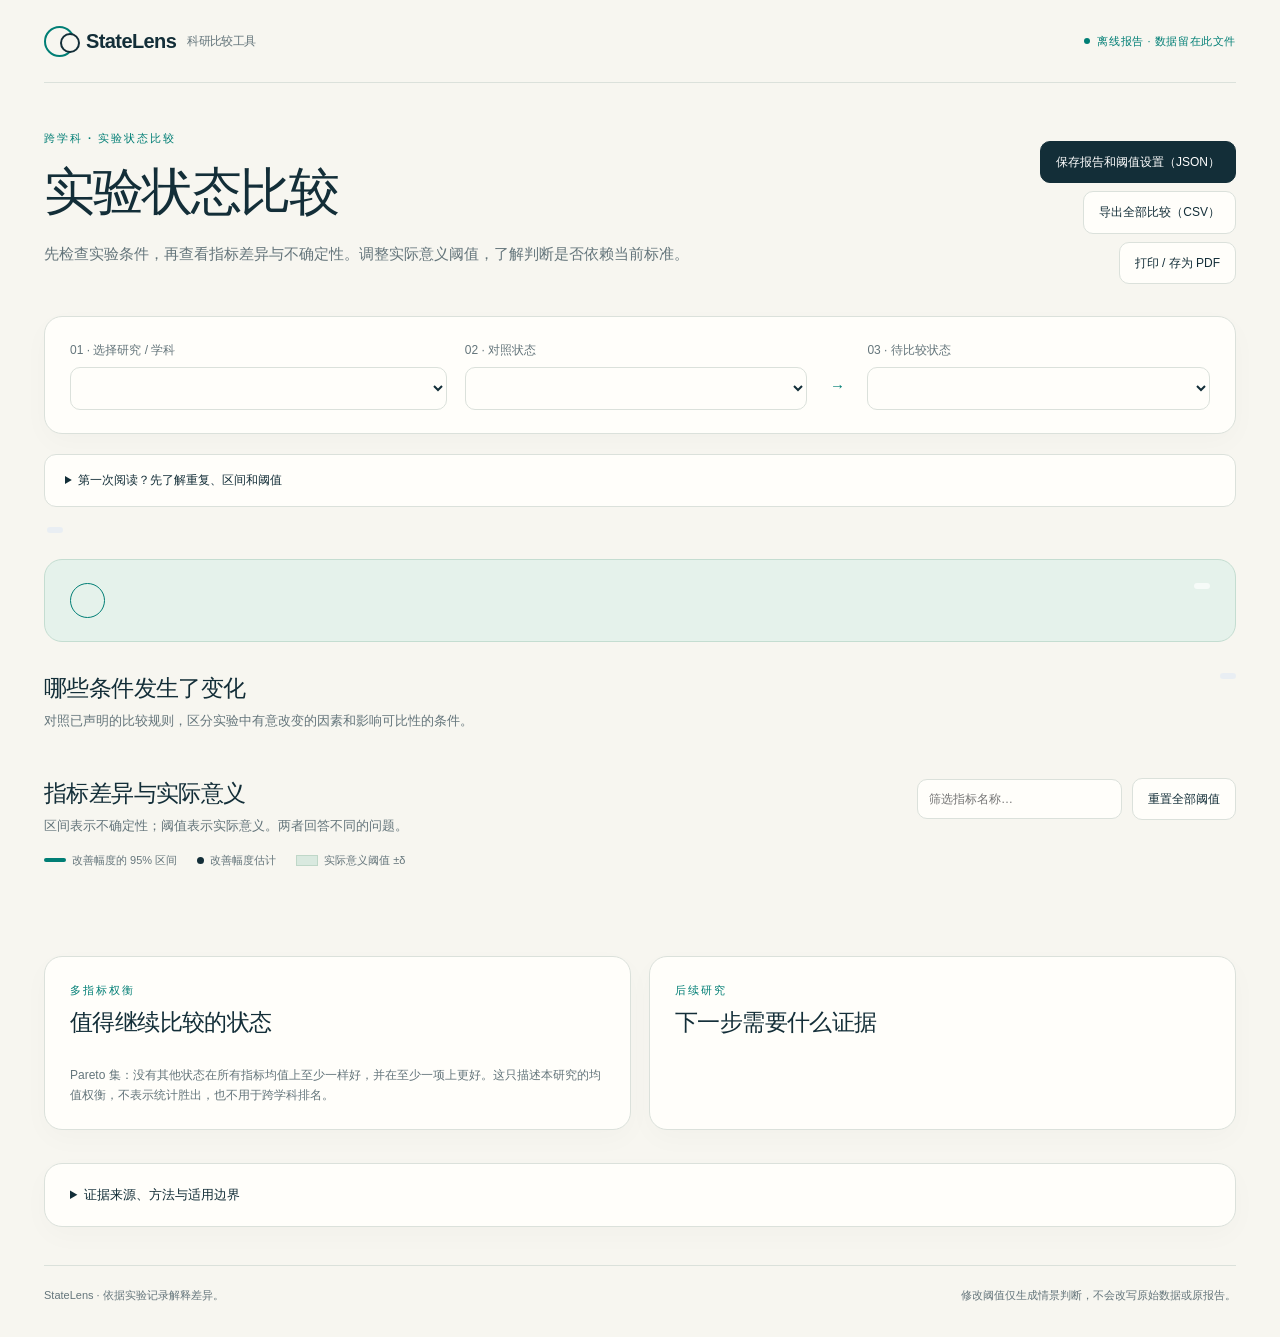
<file: skills/compare-experiments/assets/report.html>
<!doctype html>
<html lang="zh-CN">
<head>
<meta charset="utf-8">
<meta name="viewport" content="width=device-width, initial-scale=1">
<meta name="color-scheme" content="light">
<meta name="description" content="StateLens 跨学科实验状态比较：检查可比性，查看不确定性，探索具有实际意义的差异。">
<title>StateLens · 实验状态比较</title>
<style>
:root{--paper:#f7f6f0;--white:#fffefa;--ink:#132e38;--muted:#64757b;--line:#dbe1db;--teal:#007e75;--teal-soft:#e5f2eb;--amber:#97651b;--amber-soft:#fff2d8;--red:#a14740;--red-soft:#fbece7;--blue-soft:#e9eef3;--radius:18px;--shadow:0 9px 28px #18353106;font-family:Inter,"Segoe UI","Microsoft YaHei",Arial,sans-serif;font-synthesis:none}
*{box-sizing:border-box}body{margin:0;background:var(--paper);color:var(--ink);font-size:15px;line-height:1.7}button,input,select{font:inherit;color:inherit}button,select,input{border:1px solid var(--line);border-radius:10px;background:var(--white)}button{padding:10px 15px;cursor:pointer;transition:background .16s}button:hover{background:var(--teal-soft)}button.primary{background:var(--ink);color:white;border-color:var(--ink)}button.primary:hover{background:#244955}button:disabled{cursor:default;opacity:.5}a{color:var(--teal)}:focus-visible{outline:3px solid #239d91;outline-offset:3px}select,input{padding:11px 12px;width:100%;min-width:0}select{cursor:pointer}h1,h2,h3,p{margin:0}h1{font-size:clamp(32px,4vw,52px);letter-spacing:-2px;line-height:1.15;font-weight:650}h2{font-size:23px;line-height:1.35;letter-spacing:-.6px}h3{font-size:17px;line-height:1.5}.eyebrow{font-size:11px;font-weight:750;letter-spacing:2px;text-transform:uppercase}.muted{color:var(--muted)}.small{font-size:12px}.mono{font-family:Consolas,"SFMono-Regular",monospace;font-variant-numeric:tabular-nums}.wrap{width:min(1192px,calc(100% - 64px));margin:auto}.topbar{display:flex;align-items:center;justify-content:space-between;gap:20px;padding:24px 0;border-bottom:1px solid var(--line)}.brand{display:flex;align-items:center;gap:11px;font-weight:760;font-size:20px;letter-spacing:-.6px}.brand-mark{width:31px;height:31px;position:relative;border:2px solid var(--teal);border-radius:50%}.brand-mark:after{content:"";position:absolute;width:16px;height:16px;right:-7px;top:5px;border:2px solid var(--ink);border-radius:50%;background:var(--paper)}.local-badge{font-size:11px;letter-spacing:.6px;color:var(--teal);display:flex;align-items:center;gap:7px}.dot{width:6px;height:6px;border-radius:50%;background:var(--teal)}.hero{padding:46px 0 32px;display:grid;grid-template-columns:minmax(0,1fr) auto;gap:24px;align-items:end}.hero .eyebrow{color:var(--teal);margin-bottom:15px}.hero p{margin-top:18px;max-width:670px;color:var(--muted);line-height:1.9}.actions{display:flex;flex-wrap:wrap;gap:8px;max-width:265px;justify-content:flex-end}.actions button{font-size:12px}.report-title{margin-top:16px;font-size:13px;color:var(--muted);overflow-wrap:anywhere}.panel{border:1px solid var(--line);border-radius:var(--radius);background:var(--white);box-shadow:var(--shadow)}.controls{padding:23px 25px;display:grid;grid-template-columns:1.1fr 1fr 24px 1fr;gap:18px;align-items:end}.field label{display:block;font-size:12px;color:var(--muted);margin-bottom:7px}.arrow{align-self:end;text-align:center;padding-bottom:12px;color:var(--teal)}.context-line{display:flex;gap:12px;align-items:center;margin:17px 3px 26px;color:var(--muted);font-size:12px;flex-wrap:wrap}.tag{display:inline-flex;align-items:center;border-radius:5px;background:var(--blue-soft);padding:3px 8px;font-size:11px;font-weight:650;color:var(--ink)}.question{margin-bottom:24px;font-size:17px;max-width:850px;overflow-wrap:anywhere}.gate{display:grid;grid-template-columns:38px minmax(0,1fr) auto;gap:14px;padding:23px 25px;margin-bottom:24px;background:var(--teal-soft);border:1px solid #c4ddd1;border-radius:var(--radius)}.gate.blocked{background:var(--amber-soft);border-color:#ebd6ac}.gate-icon{font-size:21px;width:35px;height:35px;border:1px solid currentColor;border-radius:50%;display:grid;place-items:center;color:var(--teal)}.blocked .gate-icon{color:var(--amber)}.gate h2{font-size:17px}.gate p{color:var(--muted);font-size:13px;margin-top:5px}.gate ul{padding-left:20px;margin:7px 0 0;font-size:13px}.gate .tag{align-self:start;background:#ffffffa6}.section-head{display:flex;align-items:start;justify-content:space-between;gap:20px;margin:31px 0 15px}.section-head p{color:var(--muted);font-size:13px;margin-top:6px}.context-grid{display:grid;grid-template-columns:repeat(3,minmax(0,1fr));gap:11px}.context-card{padding:16px 18px;border:1px solid var(--line);border-radius:12px;background:var(--white)}.context-card.blocked{border-color:#e5c8a0}.context-card .key{font-size:12px;color:var(--muted);overflow-wrap:anywhere}.context-values{margin-top:8px;display:flex;align-items:center;gap:9px;font-size:14px;flex-wrap:wrap;overflow-wrap:anywhere}.context-values span{min-width:0}.context-card .note{font-size:10px;margin-top:9px;color:var(--teal)}.context-card.blocked .note{color:var(--amber)}.metric-toolbar{display:flex;align-items:center;gap:10px}.metric-toolbar input{width:205px;font-size:12px;padding:9px 11px}.metric-toolbar button{font-size:12px;white-space:nowrap}.legend{display:flex;gap:20px;flex-wrap:wrap;font-size:11px;color:var(--muted);margin:-1px 0 16px}.legend span{display:flex;align-items:center;gap:6px}.legend .sample{width:22px;height:4px;background:var(--teal);border-radius:3px}.legend .band{width:22px;height:11px;background:#d9e9df;border:1px solid #bfd7c8}.legend .point{width:7px;height:7px;background:var(--ink);border-radius:50%}.metric-list{display:grid;gap:14px}.metric-card{padding:23px 25px;display:grid;grid-template-columns:minmax(0,1.25fr) minmax(0,1.2fr) minmax(185px,.85fr);gap:27px}.metric-name{display:flex;align-items:start;gap:8px;flex-wrap:wrap;margin-bottom:7px}.metric-name h3{overflow-wrap:anywhere}.direction{font-size:11px;color:var(--muted);display:block;margin-bottom:14px}.means{display:grid;grid-template-columns:1fr 18px 1fr;gap:6px;align-items:center}.means .val{font-size:22px;font-weight:620;letter-spacing:-.5px;font-variant-numeric:tabular-nums}.means .label{font-size:10px;line-height:1.5;color:var(--muted);word-break:break-word}.means .count{font-size:10px;color:var(--muted)}.delta{font-size:11px;color:var(--muted);margin-top:11px}.delta strong{color:var(--ink);font-weight:600}.status{display:inline-block;font-size:11px;line-height:1.5;border-radius:5px;padding:4px 8px;font-weight:700;color:var(--muted);background:#edf0ed}.status.better{background:var(--teal-soft);color:var(--teal)}.status.worse{background:var(--red-soft);color:var(--red)}.status.uncertain,.status.blocked,.status.insufficient{background:var(--amber-soft);color:var(--amber)}.status.within_margin{background:var(--blue-soft);color:#465c79}.chart-label{display:flex;justify-content:space-between;gap:10px;font-size:10px;color:var(--muted);margin-top:16px}.interval-chart{height:53px;position:relative;margin-top:3px;--tone:var(--teal)}.chart-axis{position:absolute;height:1px;background:#c8d5d1;left:0;right:0;top:25px}.chart-band{position:absolute;top:13px;height:25px;background:#d9e9df80;border-left:1px dashed #adcab8;border-right:1px dashed #adcab8}.chart-zero{height:39px;width:1px;background:#a6b6b2;position:absolute;top:6px}.chart-ci{height:5px;background:var(--tone);border-radius:5px;position:absolute;top:23px;min-width:1px}.chart-ci:before,.chart-ci:after{content:"";position:absolute;width:1px;height:13px;background:var(--tone);top:-4px}.chart-ci:before{left:0}.chart-ci:after{right:0}.chart-point{position:absolute;width:9px;height:9px;top:21px;border-radius:50%;background:var(--ink);transform:translateX(-50%);box-shadow:0 0 0 2px var(--white)}.chart-ticks{display:flex;justify-content:space-between;font-family:Consolas,monospace;font-size:10px;color:var(--muted);margin-top:-2px}.ci-text{font-size:11px;color:var(--muted);margin-top:8px}.chart-empty{margin-top:15px;padding:13px 14px;border-radius:9px;background:var(--paper);font-size:12px;color:var(--muted)}.threshold{border-left:1px solid var(--line);padding-left:23px}.threshold label{font-size:11px;color:var(--muted);display:block;margin-bottom:7px}.threshold-input-wrap{display:flex;align-items:center;gap:8px}.threshold input{width:100%;padding:8px 10px;font-variant-numeric:tabular-nums}.unit{flex:0 0 auto;font-size:11px;color:var(--muted);overflow-wrap:anywhere;max-width:76px}.threshold .hint{font-size:11px;line-height:1.7;color:var(--muted);margin-top:9px}.threshold .cutoff{font-size:11px;line-height:1.7;margin-top:10px}.warning{font-size:11px;margin-top:10px;color:var(--amber);overflow-wrap:anywhere}.comparison-summary{font-size:12px;color:var(--muted);margin:16px 0 0;min-height:21px}.bottom-grid{display:grid;grid-template-columns:1fr 1fr;gap:18px;margin:33px 0}.insight-panel{padding:24px 25px}.insight-panel .eyebrow{color:var(--teal);margin-bottom:7px}.insight-panel p{font-size:12px;color:var(--muted);margin-top:10px}.insight-panel ul,.insight-panel ol{margin:16px 0 0;padding-left:20px;font-size:13px}.insight-panel li{margin:7px 0;overflow-wrap:anywhere}.pareto-states{display:flex;gap:7px;flex-wrap:wrap;margin-top:17px}.pareto-states .tag{background:var(--teal-soft);color:var(--teal)}.provenance{margin:20px 0 38px;padding:20px 25px}.provenance summary{cursor:pointer;font-size:13px;font-weight:650}.provenance-grid{display:grid;grid-template-columns:1fr 1fr;gap:20px;margin-top:20px}.provenance dt{font-size:11px;color:var(--muted)}.provenance dd{margin:2px 0 12px;font-size:12px;overflow-wrap:anywhere}.provenance ul{font-size:12px;margin:0;padding-left:18px}.provenance h3{font-size:13px;margin-bottom:10px}.footer{padding:0 0 32px;display:flex;justify-content:space-between;gap:20px;font-size:11px;color:var(--muted);border-top:1px solid var(--line);padding-top:20px}.empty{padding:38px;text-align:center;background:var(--white);border:1px dashed #bbcfc4;border-radius:var(--radius)}.empty p{margin-top:8px;font-size:13px;color:var(--muted)}.sr-only{position:absolute;width:1px;height:1px;padding:0;margin:-1px;overflow:hidden;clip:rect(0,0,0,0);white-space:nowrap;border:0}[hidden]{display:none!important}.toast{position:fixed;bottom:22px;left:50%;transform:translateX(-50%);background:var(--ink);color:white;padding:10px 18px;border-radius:10px;font-size:12px;max-width:calc(100vw - 32px);box-shadow:0 5px 25px #132e3830}.noscript{padding:20px;background:var(--amber-soft)}
@media(max-width:1000px){.wrap{width:calc(100% - 40px)}.metric-card{grid-template-columns:1fr 1fr}.threshold{grid-column:1/-1;border-left:0;border-top:1px solid var(--line);padding:15px 0 0;display:grid;grid-template-columns:minmax(120px,1fr) 2fr;gap:0 20px}.threshold label{grid-column:1}.threshold-input-wrap{grid-column:1}.threshold .hint{grid-column:2;grid-row:1/3;margin:0}.threshold .cutoff{grid-column:1/-1}.controls{grid-template-columns:1fr 1fr 18px 1fr;gap:10px}.context-grid{grid-template-columns:repeat(2,minmax(0,1fr))}}
@media(max-width:650px){.wrap{width:calc(100% - 30px)}.topbar{padding:18px 0}.local-badge{font-size:10px}.hero{display:block;padding:31px 0 23px}.hero h1{letter-spacing:-1.4px}.hero p{font-size:13px;margin-top:14px}.hero .eyebrow{font-size:10px}.actions{justify-content:flex-start;max-width:none;margin-top:20px}.actions button{padding:8px 11px}.controls{grid-template-columns:minmax(0,1fr) 16px minmax(0,1fr);padding:18px 16px;gap:12px 8px}.controls .study-field{grid-column:1/-1}.controls select{font-size:12px;padding:10px 7px}.field label{font-size:11px}.gate{grid-template-columns:28px minmax(0,1fr);padding:18px 16px;gap:12px}.gate-icon{width:27px;height:27px;font-size:17px}.gate>.tag{grid-column:2}.gate h2{font-size:15px}.gate p,.gate ul{font-size:12px}.question{font-size:15px;margin-bottom:18px}.context-grid{grid-template-columns:1fr}.section-head{display:block;margin-top:27px}.section-head h2{font-size:21px}.metric-toolbar{margin-top:13px}.metric-toolbar input{flex:1;width:0}.legend{gap:12px;margin-top:13px;font-size:10px}.metric-card{grid-template-columns:1fr;gap:20px;padding:20px 18px}.means .val{font-size:24px}.threshold{grid-column:auto;display:block;padding-top:17px}.threshold .hint{margin-top:8px}.threshold-input-wrap{max-width:210px}.bottom-grid{grid-template-columns:1fr;gap:13px;margin:27px 0}.insight-panel{padding:21px 20px}.provenance{padding:18px 20px}.provenance-grid{grid-template-columns:1fr;gap:6px}.footer{flex-direction:column;gap:7px}.context-line{gap:8px;font-size:11px}.empty{padding:27px 19px}}
@media(prefers-reduced-motion:reduce){*{transition:none!important;scroll-behavior:auto!important}}
@media print{body{background:white;font-size:11px}.wrap{width:100%}.topbar{padding:0 0 12px}.hero{padding:20px 0}.hero h1{font-size:32px}.actions,.metric-toolbar,.toast{display:none!important}.controls{padding:12px}.metric-card,.gate,.context-card,.insight-panel{break-inside:avoid;box-shadow:none}.metric-card{grid-template-columns:1fr 1fr 1fr;padding:16px;gap:17px}.threshold{grid-column:auto;border-left:1px solid var(--line);border-top:0;padding:0 0 0 14px;display:block}.threshold .hint{margin-top:8px}.bottom-grid{gap:12px}.provenance{margin-bottom:12px}.footer{padding-bottom:0}.panel{box-shadow:none}input,select{border:0;padding:0;background:none;appearance:none}.threshold input{padding:0}.hero p{font-size:12px}}
.reading-guide{margin:20px 0;padding:15px 20px;background:var(--white);border:1px solid var(--line);border-radius:12px;font-size:12px;color:var(--muted)}.reading-guide summary{cursor:pointer;color:var(--ink);font-weight:650}.reading-guide dl{display:grid;grid-template-columns:repeat(3,minmax(0,1fr));gap:22px;margin:14px 0 0}.reading-guide dt{font-weight:650;color:var(--ink);margin-bottom:5px}.reading-guide dd{margin:0}.source-list{margin-top:20px;border-top:1px solid var(--line);padding-top:17px}.source-card{padding:12px 0;border-top:1px solid var(--line);overflow-wrap:anywhere}.source-card:first-child{border-top:0}.source-card dl{display:grid;grid-template-columns:minmax(80px,.3fr) minmax(0,1fr);gap:5px 12px;margin:7px 0}.source-card dd{margin:0}.source-card h4{font-size:12px;margin:0}.report-kind{margin-top:6px;font-size:12px;color:var(--amber)}@media(max-width:650px){.reading-guide dl{grid-template-columns:1fr;gap:13px}.reading-guide{padding:14px 16px}.source-card dl{grid-template-columns:75px minmax(0,1fr)}}
</style>
</head>
<body>
<noscript><p class="noscript">这个离线比较报告需要 JavaScript 才能显示数据。请在本地浏览器启用 JavaScript 后重新打开；报告不需要互联网。</p></noscript>
<div class="wrap">
<header class="topbar"><div class="brand"><span class="brand-mark" aria-hidden="true"></span>StateLens<span class="small muted">科研比较工具</span></div><span class="local-badge"><span class="dot" aria-hidden="true"></span>离线报告 · 数据留在此文件</span></header>
<section class="hero"><div><div class="eyebrow">跨学科 · 实验状态比较</div><h1>实验状态比较</h1><p>先检查实验条件，再查看指标差异与不确定性。调整实际意义阈值，了解判断是否依赖当前标准。</p><div id="report-title" class="report-title"></div><div id="report-kind" class="report-kind"></div></div><div class="actions"><button id="export-json" class="primary" type="button">保存报告和阈值设置（JSON）</button><button id="export-csv" type="button">导出全部比较（CSV）</button><button id="print-report" type="button">打印 / 存为 PDF</button></div></section>
<main id="main">
<div class="controls panel" id="controls"><div class="field study-field"><label for="study-select">01 · 选择研究 / 学科</label><select id="study-select"></select></div><div class="field"><label for="baseline-select">02 · 对照状态</label><select id="baseline-select"></select></div><span class="arrow" aria-hidden="true">→</span><div class="field"><label for="state-select">03 · 待比较状态</label><select id="state-select"></select></div></div>
<details class="reading-guide"><summary>第一次阅读？先了解重复、区间和阈值</summary><dl><div><dt>独立重复与 n</dt><dd>n 是该指标的有效测量数。推断需要独立的实验单位，例如不同样本或独立批次；同一样本的连续读数不能直接当作独立重复。配对设计按相同对象的配对编号比较。</dd></div><div><dt>95% 重采样区间</dt><dd>Bootstrap 从现有样本反复抽样，估计平均差异的不确定性。区间不是“改善概率”；小样本、系统误差及多个指标同时比较需要额外判断。</dd></div><div><dt>实际意义阈值 δ</dt><dd>由学科目标决定“至少变化多少才值得在意”，按页面标出的单位填写；百分比指标的差值使用“百分点”。建议分析前设定；这里的修改只用于情景探索，不能补足样本或修复不可比条件。</dd></div></dl></details>
<div id="study-content"><div class="context-line"><span class="tag" id="domain"></span><span id="design"></span><span id="state-count"></span></div><p id="question" class="question"></p>
<section id="gate" class="gate" aria-labelledby="gate-title"><span class="gate-icon" id="gate-icon" aria-hidden="true"></span><div><h2 id="gate-title"></h2><p id="gate-description"></p><ul id="gate-reasons"></ul></div><span class="tag" id="gate-label"></span></section>
<section id="changes-section" aria-labelledby="changes-title"><div class="section-head"><div><h2 id="changes-title">哪些条件发生了变化</h2><p>对照已声明的比较规则，区分实验中有意改变的因素和影响可比性的条件。</p></div><span id="change-count" class="tag"></span></div><div id="changes" class="context-grid"></div></section>
<section aria-labelledby="metrics-title"><div class="section-head"><div><h2 id="metrics-title">指标差异与实际意义</h2><p>区间表示不确定性；阈值表示实际意义。两者回答不同的问题。</p></div><div class="metric-toolbar"><label for="metric-filter" class="sr-only">筛选指标</label><input id="metric-filter" type="search" placeholder="筛选指标名称…"><button id="reset-margins" type="button">重置全部阈值</button></div></div><div class="legend"><span><i class="sample" aria-hidden="true"></i>改善幅度的 95% 区间</span><span><i class="point" aria-hidden="true"></i>改善幅度估计</span><span><i class="band" aria-hidden="true"></i>实际意义阈值 ±δ</span></div><div id="metric-list" class="metric-list"></div><p id="comparison-summary" class="comparison-summary" role="status" aria-live="polite"></p></section>
<div class="bottom-grid"><section class="insight-panel panel" aria-labelledby="pareto-title"><div class="eyebrow">多指标权衡</div><h2 id="pareto-title">值得继续比较的状态</h2><p id="pareto-note"></p><div id="pareto-states" class="pareto-states"></div><p>Pareto 集：没有其他状态在所有指标均值上至少一样好，并在至少一项上更好。这只描述本研究的均值权衡，不表示统计胜出，也不用于跨学科排名。</p></section><section class="insight-panel panel" aria-labelledby="next-title"><div class="eyebrow">后续研究</div><h2 id="next-title">下一步需要什么证据</h2><ol id="next-steps"></ol></section></div>
</div><section id="empty-report" class="empty" hidden><h2>还没有可比较的研究</h2><p>为材料定义研究、状态和指标后，重新生成报告。未识别的材料应保留在数据清单中，不能自动当作可靠测量值。</p></section>
<details id="provenance" class="provenance panel"><summary>证据来源、方法与适用边界</summary><div class="provenance-grid"><dl id="provenance-fields"></dl><div><h3>阅读结论前，请了解</h3><ul id="limitations"></ul></div></div><section class="source-list"><h3>输入材料与提取记录</h3><p class="small muted">核验状态由输入材料声明；本报告没有再次检查原文件。文件指纹、页码或行号有助于回查。</p><div id="sources"></div></section></details>
</main><footer class="footer"><span>StateLens · 依据实验记录解释差异。</span><span>修改阈值仅生成情景判断，不会改写原始数据或原报告。</span></footer>
</div><div id="toast" class="toast" role="status" hidden></div>
<script id="report-data" type="application/json">__STATELENS_REPORT_JSON__</script>
<script>
'use strict';
(() => {
const report = JSON.parse(document.getElementById('report-data').textContent);
const $ = id => document.getElementById(id);
const list = value => Array.isArray(value) ? value : [];
const finite = value => typeof value === 'number' && Number.isFinite(value);
const text = value => value == null ? '未提供' : typeof value === 'object' ? JSON.stringify(value) : String(value);
const node = (tag, content, cls) => {const e=document.createElement(tag); if(content!==undefined)e.textContent=text(content);if(cls)e.className=cls;return e;};
const append = (parent,...children) => {children.forEach(child => parent.append(child));return parent;};
const number = value => !finite(value) ? '—' : value===0 ? '0' : Math.abs(value)>=1000000 || Math.abs(value)<0.0001 ? value.toExponential(3) : new Intl.NumberFormat('zh-CN',{maximumSignificantDigits:5}).format(value);
const signed = value => finite(value) ? (value>0?'+':'')+number(value) : '—';
const unitValue = (value,unit) => number(value)+(unit?' '+unit:'');
const differenceUnit = metric => metric.unit==='%'?'百分点':metric.unit;
const studies = list(report.studies);
const originalMargins = new Map(); const margins = new Map();
const marginKey = (study,metric) => JSON.stringify([study.id,metric.id]);
studies.forEach(study => {list(study.metrics).forEach(metric => {const key=marginKey(study,metric);const m=finite(metric.margin)&&metric.margin>=0?metric.margin:0;originalMargins.set(key,m);margins.set(key,m);});list(study.comparisons).forEach(c => list(c.metrics).forEach(m => {const key=marginKey(study,m);if(!margins.has(key)){const v=finite(m.margin)&&m.margin>=0?m.margin:0;margins.set(key,v);originalMargins.set(key,v);}}));});
let study = studies[0] || null; let comparison = null;
const decisionLabels={better:'达到设定的改善幅度',worse:'达到设定的变差幅度',within_margin:'差异在阈值内',uncertain:'证据仍不确定',blocked:'可比性受限',insufficient:'有效数据不足',descriptive:'仅作描述'};
const directionLabels={higher:'↑ 越高越好',lower:'↓ 越低越好',target:'◎ 越接近目标越好',observe:'○ 仅观察，不判断优劣'};
function stateLabel(id){const found=list(study?.states).find(s=>s.id===id);return text(found?.label??id);}
function validInterval(metric){return list(metric.interval).length===2&&metric.interval.every(finite)&&metric.interval[0]<=metric.interval[1];}
function classify(metric, margin){if(comparison?.gate==='blocked'||metric.decision==='blocked')return 'blocked';if(metric.decision==='insufficient')return 'insufficient';if(study?.design==='descriptive'||metric.direction==='observe'||metric.decision==='descriptive')return 'descriptive';if(!validInterval(metric))return 'insufficient';const [lo,hi]=metric.interval;if(lo>margin)return 'better';if(hi< -margin)return 'worse';if(lo>-margin&&hi<margin)return 'within_margin';return 'uncertain';}
function marginFor(metric){return margins.get(marginKey(study,metric))??0;}
function option(select,value,label){const o=node('option',label);o.value=value;select.append(o);}
function renderProvenance(){
const p=report.provenance||{};
$('report-title').textContent=text(report.title||'实验状态比较报告');
$('report-kind').textContent=p.synthetic===true?'合成示例 · 用于演示分析流程，不是真实实验结论':'';
const entries=[['报告格式',report.schema_version],['分析引擎',p.engine_version],['输入指纹 · SHA-256',p.sha256],['方法',p.method],['重采样次数',p.draws],['随机种子',p.seed]];
entries.forEach(([label,value])=>append($('provenance-fields'),node('dt',label),node('dd',text(value),label.includes('SHA')?'mono':'')));
const limitations=list(p.limitations);
(limitations.length?limitations:['结论依赖材料质量、指标定义与实验设计。自动分析不能替代学科判断。']).forEach(item=>$('limitations').append(node('li',item)));
const sourceLabels={id:'来源编号',file:'原始文件',sha256:'SHA-256 指纹',locator:'具体位置',method:'提取方法',verified:'核验状态',source_id:'来源编号',note:'说明'};
const sources=list(p.sources);
if(!sources.length)$('sources').append(node('p','未提供来源记录。正式使用前请补充原文件、具体位置和核验方式。','small muted'));
sources.forEach((source,index)=>{
const card=node('article',undefined,'source-card');
card.append(node('h4','来源 '+(index+1)));
const fields=node('dl');
Object.entries(source||{}).forEach(([key,value])=>append(fields,node('dt',Object.hasOwn(sourceLabels,key)?sourceLabels[key]:key),node('dd',key==='verified'?(value===true?'已声明核验':value===false?'尚未核验':text(value)):text(value),key==='sha256'?'mono':'')));
card.append(fields);$('sources').append(card);
});
}
function fillComparisons(preferredBaseline){const comparisons=list(study?.comparisons);const baselineIds=[...new Set(comparisons.map(c=>c.baseline_id))];$('baseline-select').replaceChildren();if(!baselineIds.length)baselineIds.push(study?.baseline||list(study?.states)[0]?.id||'');baselineIds.forEach(id=>option($('baseline-select'),text(id),stateLabel(id)));if(baselineIds.includes(preferredBaseline))$('baseline-select').value=preferredBaseline;$('baseline-select').disabled=baselineIds.length<2;fillStates();}
function fillStates(){const choices=list(study?.comparisons).filter(c=>text(c.baseline_id)===$('baseline-select').value);$('state-select').replaceChildren();choices.forEach((c,i)=>option($('state-select'),String(i),stateLabel(c.state_id)));$('state-select').disabled=!choices.length;comparison=choices[0]||null;renderComparison();}
function renderStudy(){if(!study)return;$('domain').textContent=study.domain||'未指定学科';$('design').textContent=({paired:'配对设计 · 按配对单位重采样',independent:'独立样本设计',descriptive:'描述性设计 · 不作推断'})[study.design]||'设计未定义';$('state-count').textContent=list(study.states).length+' 个状态 · '+list(study.metrics).length+' 个指标';$('question').textContent=study.question||'';$('metric-filter').value='';$('pareto-note').textContent=study.pareto?.note||'未提供可用于比较的多指标集合。';$('pareto-states').replaceChildren();list(study.pareto?.state_ids).forEach(id=>$('pareto-states').append(node('span',stateLabel(id),'tag')));if(!list(study.pareto?.state_ids).length)$('pareto-states').append(node('span','暂无满足条件的状态','small muted'));$('next-steps').replaceChildren();(list(study.next_steps).length?study.next_steps:['检查实验设计与材料清单，再收集针对不确定差异的新证据。']).forEach(item=>$('next-steps').append(node('li',item)));fillComparisons(study.baseline);}
function renderComparison(){const blocked=comparison?.gate==='blocked';const unknownControls=!list(study?.context_keys).length;const caution=blocked||unknownControls||!comparison;$('gate').classList.toggle('blocked',caution);$('gate-icon').textContent=caution?'!':'✓';$('gate-title').textContent=!comparison?'尚无状态可供比较':blocked?'当前条件不足以支持优劣判断':unknownControls?'必要实验条件尚未补全':'已记录条件通过检查';$('gate-description').textContent=!comparison?'需要至少一个对照状态和一个待比较状态。':blocked?'部分条件缺失或发生非预期变化。请先核对下列问题；调整阈值不会解除这些限制。':unknownControls?'请补充需要控制的实验条件。当前结果仅作描述性比较。':'检查仅覆盖已记录条件，不能排除未记录的混杂因素，也不能据此确定因果关系。';$('gate-label').textContent=!comparison?'尚待定义':blocked?'暂不判断优劣':unknownControls?'仅作描述':'条件检查通过';$('gate-reasons').replaceChildren();list(comparison?.reasons).forEach(reason=>$('gate-reasons').append(node('li',reason)));$('gate-reasons').hidden=!list(comparison?.reasons).length;
const changes=list(comparison?.changes);$('change-count').textContent=changes.length+' 项变化';$('changes').replaceChildren();if(!changes.length){$('changes').append(node('p',comparison?'未发现已声明条件的变化。未声明的条件不在本次检查范围。':'选择可比较状态后显示条件变化。','small muted'));}changes.forEach(change=>{const card=node('article',undefined,'context-card'+(change.allowed?'':' blocked'));append(card,node('div',change.key,'key'),append(node('div',undefined,'context-values'),node('span',change.baseline),node('span','→','muted'),node('span',change.state)),node('div',change.allowed?'实验中有意改变的因素':'影响可比性的变化','note'));$('changes').append(card);});renderMetrics();}
function chart(metric,margin){const box=node('div');const valid=validInterval(metric);if(!valid||!finite(metric.benefit)){box.append(node('p','当前未估计可用于判断的区间，请结合数据与条件提示阅读观测值。','chart-empty'));return box;}const [lo,hi]=metric.interval;const extremes=[0,lo,hi,metric.benefit,-margin,margin];const scale=Math.max(...extremes.map(Math.abs))||1;let min=Math.min(...extremes)/scale,max=Math.max(...extremes)/scale;let span=max-min;if(!span){min=-.5;max=.5;}else{const padding=span*.12;if(Math.max(Math.abs(min-padding),Math.abs(max+padding))<=Number.MAX_VALUE/scale){min-=padding;max+=padding;}}span=max-min;const pct=n=>Math.max(0,Math.min(100,(n/scale-min)/span*100));append(box,append(node('div',undefined,'chart-label'),node('span','← 相对对照更差'),node('span','更好 →')));const graph=node('div',undefined,'interval-chart');graph.setAttribute('role','img');graph.setAttribute('aria-label','收益 '+unitValue(metric.benefit,differenceUnit(metric))+'，区间 '+number(lo)+' 至 '+number(hi)+'，实际意义阈值 '+number(margin));const band=node('span',undefined,'chart-band');band.style.left=pct(-margin)+'%';band.style.width=(pct(margin)-pct(-margin))+'%';const zero=node('span',undefined,'chart-zero');zero.style.left=pct(0)+'%';const ci=node('span',undefined,'chart-ci');ci.style.left=pct(lo)+'%';ci.style.width=(pct(hi)-pct(lo))+'%';const point=node('span',undefined,'chart-point');point.style.left=pct(metric.benefit)+'%';if(comparison?.gate==='blocked')graph.style.setProperty('--tone','var(--amber)');append(graph,node('span',undefined,'chart-axis'),band,zero,ci,point);append(box,graph,append(node('div',undefined,'chart-ticks'),node('span',number(min*scale)),node('span',number(max*scale))),node('p','改善幅度的 95% 区间 ['+number(lo)+', '+number(hi)+']'+(differenceUnit(metric)?' '+differenceUnit(metric):'')+' · 正值表示朝目标改善','ci-text'));return box;}
function updateCard(card,metric){const margin=marginFor(metric);const decision=classify(metric,margin);const status=card.querySelector('.status');status.textContent=decisionLabels[decision]||decisionLabels.uncertain;status.className='status '+decision;const host=card.querySelector('.chart-host');host.replaceChildren(chart(metric,margin));const cutoff=card.querySelector('.cutoff');if(comparison?.gate==='blocked'||metric.decision==='blocked')cutoff.textContent='阈值无法修复条件不一致；先解决可比性。';else if(metric.direction==='observe'||study?.design==='descriptive'||metric.decision==='descriptive')cutoff.textContent='当前仅作描述性比较，不判断优劣。';else if(!validInterval(metric)||metric.decision==='insufficient')cutoff.textContent='先检查缺失值、配对关系和独立实验单位是否充足；同一样本增加读数不能替代独立重复。';else if(metric.interval[0]>0)cutoff.textContent='当 δ < '+unitValue(metric.interval[0],differenceUnit(metric))+' 时，可判为达到设定的改善幅度；达到该值后，现有区间不再支持这一判断。';else if(metric.interval[1]<0)cutoff.textContent='当 δ < '+unitValue(-metric.interval[1],differenceUnit(metric))+' 时，可判为达到设定的变差幅度；达到该值后，现有区间不再支持这一判断。';else cutoff.textContent='区间跨过或接触零：任何非负阈值都不能支持单向改善。';card.dataset.decision=decision;}
function renderMetrics(){const query=$('metric-filter').value.trim().toLocaleLowerCase();const metrics=list(comparison?.metrics).filter(m=>(text(m.label??m.id)+' '+text(m.unit)).toLocaleLowerCase().includes(query));$('metric-list').replaceChildren();if(!metrics.length){const empty=node('div',undefined,'empty');append(empty,node('h3',query?'没有匹配的指标':'暂无可显示的指标'),node('p',query?'试试更短的名称，或清空筛选。':'先确认状态中包含可比较的数值测量。'));$('metric-list').append(empty);}
metrics.forEach((metric,index)=>{const card=node('article',undefined,'metric-card panel');card.dataset.metricId=text(metric.id);const left=node('div');const head=node('div',undefined,'metric-name');head.append(node('h3',metric.label||metric.id));left.append(head);left.append(node('span',(directionLabels[metric.direction]||directionLabels.observe)+(metric.direction==='target'?' · 目标 '+unitValue(metric.target,metric.unit):''),'direction'));const means=node('div',undefined,'means');for(const [label,value,count] of [[stateLabel(comparison.baseline_id),metric.baseline_mean,metric.n_baseline],[stateLabel(comparison.state_id),metric.state_mean,metric.n_state]]){if(means.children.length)means.append(node('span','→','muted'));const group=node('div');append(group,node('div',label,'label'),node('div',unitValue(value,metric.unit),'val'),node('div','n = '+number(count),'count'));means.append(group);}left.append(means);const delta=node('p',undefined,'delta');append(delta,node('span','原始差值 '),node('strong',signed(metric.delta)+(differenceUnit(metric)?' '+differenceUnit(metric):'')),node('span',finite(metric.percent_delta)?' · 相对变化 '+signed(metric.percent_delta)+'%':' · 相对变化未定义'));left.append(delta);if(finite(metric.n_pairs))left.append(node('p','有效配对 n = '+number(metric.n_pairs),'small muted'));list(metric.warnings).forEach(warning=>left.append(node('p',warning,'warning')));const middle=node('div');append(middle,node('span','','status'),node('div',undefined,'chart-host'));const threshold=node('div',undefined,'threshold');const inputId='margin-'+index;const label=node('label','实际意义阈值 δ');label.htmlFor=inputId;const input=node('input');input.id=inputId;input.type='number';input.min='0';input.step='any';input.value=String(marginFor(metric));input.setAttribute('aria-label',text(metric.label||metric.id)+'的实际意义阈值');input.setAttribute('inputmode','decimal');const inputWrap=append(node('div',undefined,'threshold-input-wrap'),input,node('span',differenceUnit(metric)||'原始单位','unit'));append(threshold,label,inputWrap,node('p','按标出的单位填写非负值。此阈值用于本研究中该指标的所有状态比较，不改变观测数据。','hint'),node('p','','cutoff'));append(card,left,middle,threshold);input.addEventListener('input',()=>{const value=input.valueAsNumber;const valid=input.value!==''&&finite(value)&&value>=0;input.setCustomValidity(valid?'':'请输入不小于零的有限数值');input.setAttribute('aria-invalid',String(!valid));if(!valid)return;margins.set(marginKey(study,metric),value);updateCard(card,metric);updateSummary();});$('metric-list').append(card);updateCard(card,metric);});updateSummary();}
function updateSummary(){const metrics=list(comparison?.metrics);const counts={};metrics.forEach(m=>{const d=classify(m,marginFor(m));counts[d]=(counts[d]||0)+1;});const changed=[...margins].filter(([key,value])=>originalMargins.get(key)!==value).length;const parts=Object.entries(counts).map(([key,count])=>count+' 项'+decisionLabels[key]);$('comparison-summary').textContent=parts.join(' · ')+(changed?' ｜ 全部研究共调整 '+changed+' 个阈值（情景）':' ｜ 原始阈值');$('reset-margins').disabled=!changed;}
function scenario(){return {schema_version:'statelens-scenario/1',note:'阈值情景独立于原始报告；未重新计算测量值或重采样区间。',thresholds:studies.flatMap(s=>[...new Set([...list(s.metrics).map(m=>m.id),...list(s.comparisons).flatMap(c=>list(c.metrics).map(m=>m.id))])].map(id=>({study_id:s.id,metric_id:id,margin:margins.get(marginKey(s,{id}))??0}))),selection:study&&comparison?{study_id:study.id,baseline_id:comparison.baseline_id,state_id:comparison.state_id}:null};}
function download(content,type,name){const blob=new Blob([content],{type});const url=URL.createObjectURL(blob);const link=node('a');link.href=url;link.download=name;document.body.append(link);link.click();link.remove();setTimeout(()=>URL.revokeObjectURL(url),1000);showToast('已准备下载：'+name);}
let toastTimer;function showToast(message){$('toast').textContent=message;$('toast').hidden=false;clearTimeout(toastTimer);toastTimer=setTimeout(()=>$('toast').hidden=true,4000);}
function csvCell(value){let valueText=value==null?'':String(value);if(typeof value!=='number'&&/^[\s\u0000-\u001f]*[=+\-@]/u.test(valueText))valueText="'"+valueText;return '"'+valueText.replaceAll('"','""')+'"';}
$('export-json').addEventListener('click',()=>download(JSON.stringify({report,scenario:scenario()},null,2),'application/json;charset=utf-8','statelens-report-and-scenario.json'));
$('export-csv').addEventListener('click',()=>{const rows=[['study_id','study','domain','baseline','state','gate','metric','unit','direction','baseline_mean','state_mean','n_baseline','n_state','n_pairs','raw_delta','percent_delta','benefit','interval_low','interval_high','original_margin','scenario_margin','original_decision','scenario_decision']];for(const s of studies){for(const c of list(s.comparisons)){for(const m of list(c.metrics)){const selectedStudy=study,selectedComparison=comparison;study=s;comparison=c;const margin=marginFor(m),decision=classify(m,margin);rows.push([s.id,s.label,s.domain,stateLabel(c.baseline_id),stateLabel(c.state_id),c.gate,m.label||m.id,m.unit,m.direction,m.baseline_mean,m.state_mean,m.n_baseline,m.n_state,m.n_pairs,m.delta,m.percent_delta,m.benefit,m.interval?.[0],m.interval?.[1],m.margin,margin,m.decision,decision]);study=selectedStudy;comparison=selectedComparison;}}}download('\ufeff'+rows.map(row=>row.map(csvCell).join(',')).join('\r\n'),'text/csv;charset=utf-8','statelens-comparisons.csv');});
$('print-report').addEventListener('click',()=>{const wasOpen=$('provenance').open;$('provenance').open=true;window.print();$('provenance').open=wasOpen;});
$('study-select').addEventListener('change',()=>{study=studies[Number($('study-select').value)];renderStudy();});$('baseline-select').addEventListener('change',fillStates);$('state-select').addEventListener('change',()=>{comparison=list(study.comparisons).filter(c=>text(c.baseline_id)===$('baseline-select').value)[Number($('state-select').value)]||null;renderComparison();});$('metric-filter').addEventListener('input',renderMetrics);$('reset-margins').addEventListener('click',()=>{originalMargins.forEach((value,key)=>margins.set(key,value));renderMetrics();showToast('已恢复原报告中的实际意义阈值');});
renderProvenance();studies.forEach((s,i)=>option($('study-select'),String(i),text(s.label||s.id)+(s.domain?' · '+s.domain:'')));$('study-select').disabled=studies.length<2;if(studies.length)renderStudy();else{$('controls').hidden=true;$('study-content').hidden=true;$('empty-report').hidden=false;}document.documentElement.dataset.ready='true';
})();
</script>
</body>
</html>
</file>
